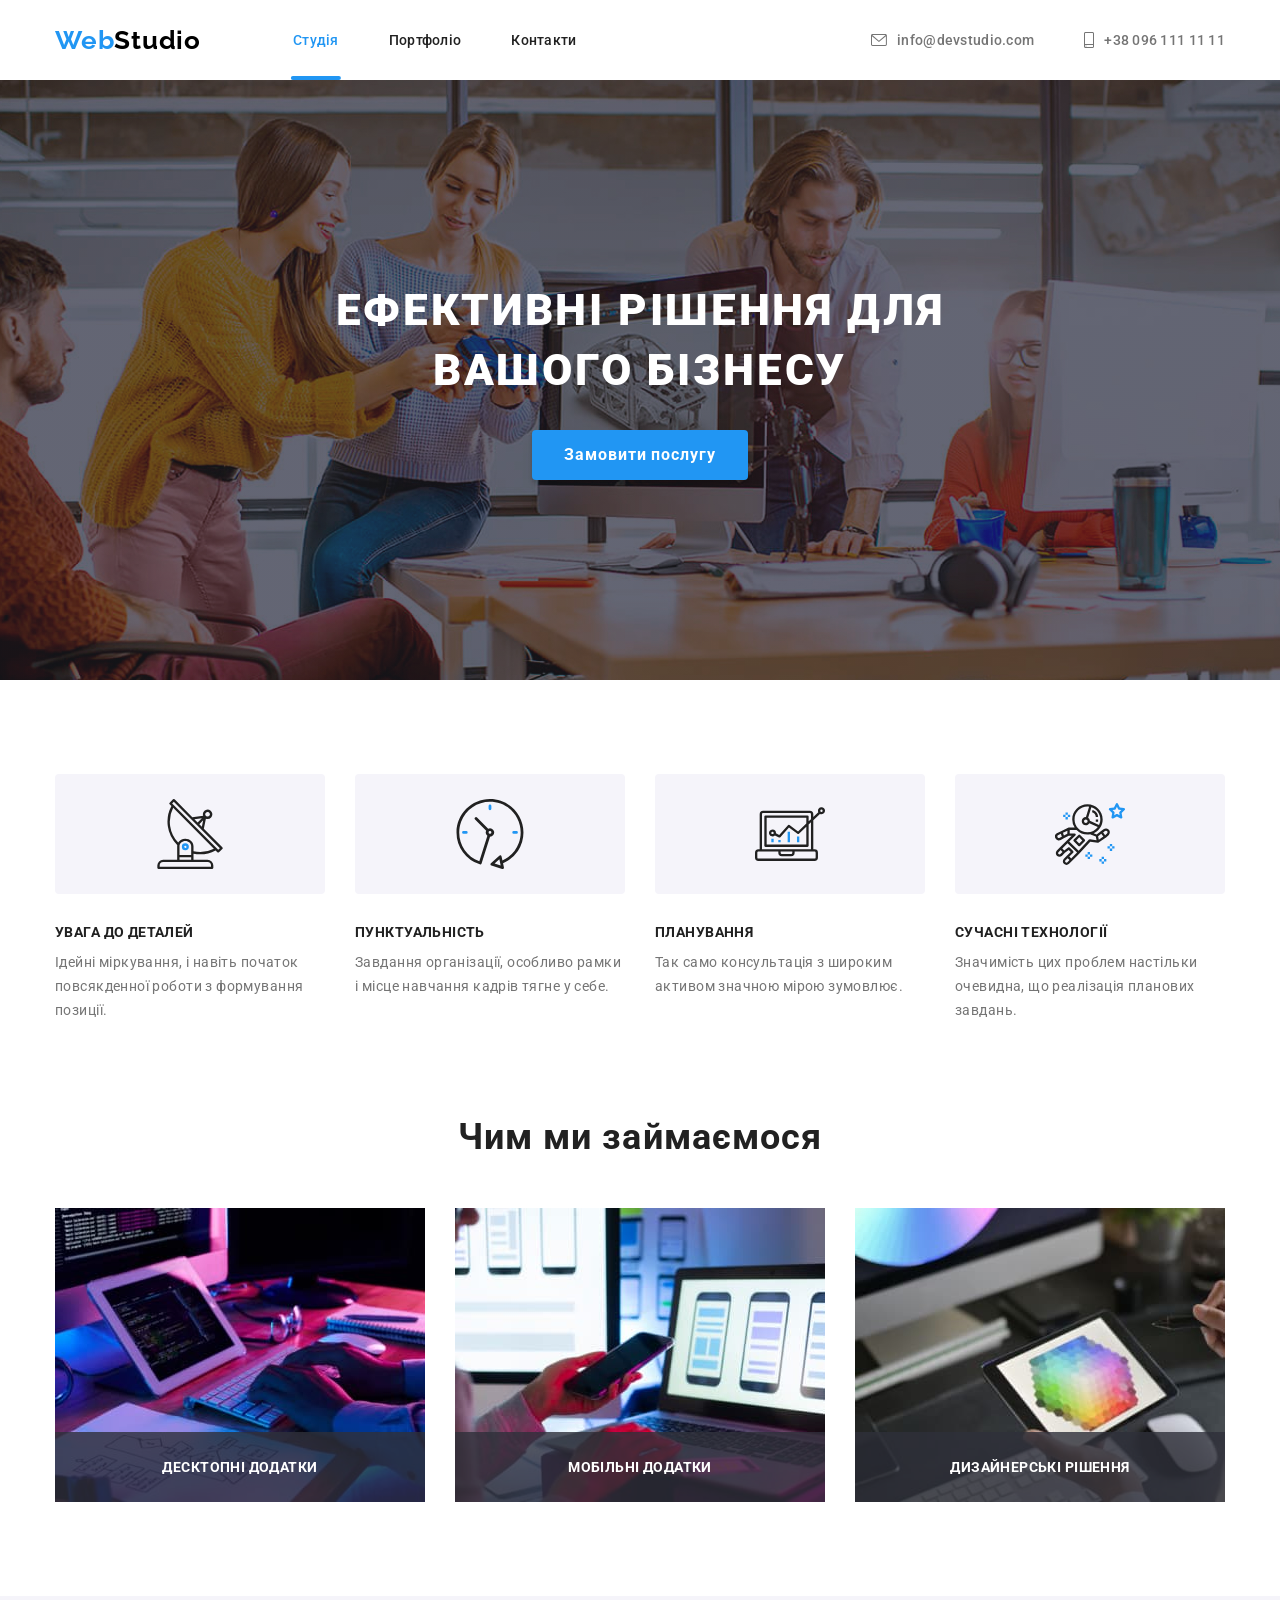
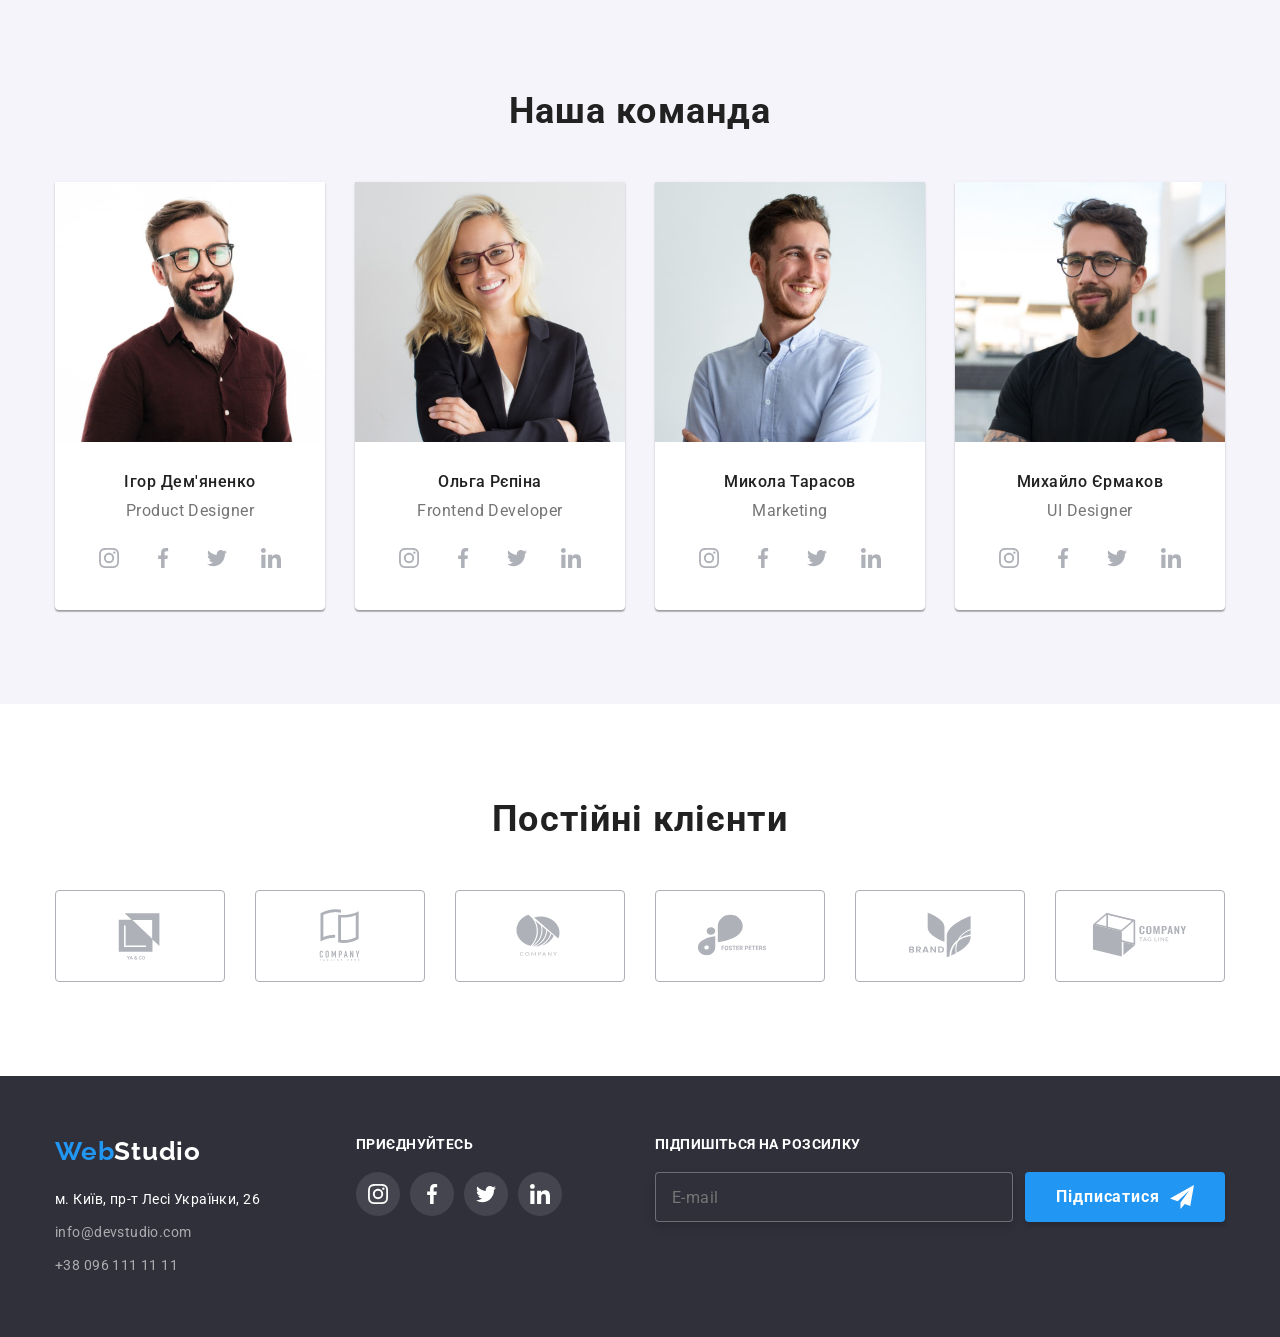
<file: index.html>
<!DOCTYPE html>
<html lang="uk">
  <head>
    <meta charset="UTF-8" />
    <meta http-equiv="X-UA-Compatible" content="IE=edge" />
    <meta name="viewport" content="width=device-width, initial-scale=1.0" />
    <link
      href="https://fonts.googleapis.com/css2?family=Raleway:wght@700&family=Roboto:wght@400;500;700;900&display=swap"
      rel="stylesheet"
    />
    <title>WebStudio</title>
    <link
      rel="stylesheet"
      href="https://cdnjs.cloudflare.com/ajax/libs/modern-normalize/1.1.0/modern-normalize.min.css"
      integrity="sha512-wpPYUAdjBVSE4KJnH1VR1HeZfpl1ub8YT/NKx4PuQ5NmX2tKuGu6U/JRp5y+Y8XG2tV+wKQpNHVUX03MfMFn9Q=="
      crossorigin="anonymous"
      referrerpolicy="no-referrer"
    />
    <link rel="stylesheet" href="./css/styles.css" />
  </head>
  <body>
    <header class="header">
      <a href="./index.html" class="logotop"><span class="logotopblue">Web</span>Studio</a>
      <nav>
        <ul class="navigation">
          <li class="navigation-item">
            <a href="./index.html" class="navigation-link current-page">Студія</a>
          </li>
          <li class="navigation-item">
            <a href="./portfolio.html" class="navigation-link">Портфоліо</a>
          </li>
          <li class="navigation-item"><a href="" class="navigation-link">Контакти</a></li>
        </ul>
      </nav>
      <ul class="contact-top">
        <li class="contact-top-item">
          <a href="mailto:info@devstudio.com" class="infotop">
            <svg class="contact_header_icon" width="16" height="12">
              <use href="./images/icons_sprite.svg#icon-envelope"></use>
            </svg>
            info@devstudio.com</a
          >
        </li>
        <li class="contact-top-item">
          <a href="tel:+380961111111" class="infotop">
            <svg class="contact_header_icon" width="10" height="16">
              <use href="./images/icons_sprite.svg#icon-smartphone"></use>
            </svg>
            +38 096 111 11 11</a
          >
        </li>
      </ul>
    </header>
    <main>
      <section class="hero">
        <div class="container">
          <h1 class="hero-header">Ефективні рішення для вашого бізнесу</h1>
          <button type="button" class="hero-button" data-modal-open>Замовити послугу</button>
        </div>
      </section>
      <!--Наші переваги-->
      <section class="section">
        <div class="container">
          <ul class="advantages-list">
            <li class="item">
              <div class="advantages_image">
                <svg class="advantages_icon" width="70" height="70">
                  <use href="./images/icons_sprite.svg#icon-antenna"></use>
                </svg>
              </div>
              <h3 class="advantages-header">УВАГА ДО ДЕТАЛЕЙ</h3>
              <p class="advantages-text">
                Ідейні міркування, і навіть початок повсякденної роботи з формування позиції.
              </p>
            </li>
            <li class="item">
              <div class="advantages_image">
                <svg class="advantages_icon" width="70" height="70">
                  <use href="./images/icons_sprite.svg#icon-clock"></use>
                </svg>
              </div>
              <h3 class="advantages-header">ПУНКТУАЛЬНІСТЬ</h3>
              <p class="advantages-text">
                Завдання організації, особливо рамки і місце навчання кадрів тягне у себе.
              </p>
            </li>
            <li class="item">
              <div class="advantages_image">
                <svg class="advantages_icon" width="70" height="70">
                  <use href="./images/icons_sprite.svg#icon-diagram"></use>
                </svg>
              </div>
              <h3 class="advantages-header">ПЛАНУВАННЯ</h3>
              <p class="advantages-text">
                Так само консультація з широким активом значною мірою зумовлює.
              </p>
            </li>
            <li class="item">
              <div class="advantages_image">
                <svg class="advantages_icon" width="70" height="70">
                  <use href="./images/icons_sprite.svg#icon_astronaut"></use>
                </svg>
              </div>
              <h3 class="advantages-header">СУЧАСНІ ТЕХНОЛОГІЇ</h3>
              <p class="advantages-text">
                Значимість цих проблем настільки очевидна, що реалізація планових завдань.
              </p>
            </li>
          </ul>
        </div>
      </section>
      <!--Чим ми займаємося-->
      <section class="section">
        <div class="container">
          <h2 class="skills-header">Чим ми займаємося</h2>
          <ul class="skills-list">
            <li class="item">
              <div class="skills-overlay">
                <img
                  src="./images/img_analist.jpg"
                  alt="Чіткій розбір технічного завдання"
                  width="370"
                />
                <div class="skills-overlay-text-container">
                  <p class="skills-overlay-text">Десктопні додатки</p>
                </div>
              </div>
            </li>
            <li class="item">
              <div class="skills-overlay">
                <img src="./images/img_crossplatform.jpg" alt="Кросплатформа" width="370" />
                <div class="skills-overlay-text-container">
                  <p class="skills-overlay-text">Мобільні додатки</p>
                </div>
              </div>
            </li>
            <li class="item">
              <div class="skills-overlay">
                <img src="./images/img_ourcolors.jpg" alt="Палітра кольорів" width="370" />
                <div class="skills-overlay-text-container">
                  <p class="skills-overlay-text">Дизайнерські рішення</p>
                </div>
              </div>
            </li>
          </ul>
        </div>
      </section>
      <!--Наша команда-->
      <section class="command">
        <div class="container">
          <h2 class="command-header">Наша команда</h2>
          <ul class="command-list">
            <li class="command-list-item">
              <img
                src="./images/img_igor.jpg"
                alt="Product Designer - Ігор Дем'яненко"
                width="270"
                class="command-images"
              />
              <div class="member">
                <h3 class="member-header">Ігор Дем'яненко</h3>
                <p class="member-description">Product Designer</p>
                <ul class="social_icons_list">
                  <li class="social_icons_item">
                    <a
                      href="https://www.instagram.com/"
                      class="social-link"
                      target="_blank"
                      rel="noprener noreferrer"
                      aria-label="Instagram icon"
                    >
                      <svg class="social-icon" weight="20" height="20">
                        <use href="./images/icons_sprite.svg#icon-instagram"></use>
                      </svg>
                    </a>
                  </li>
                  <li class="social_icons_item">
                    <a
                      href="https://www.facebook.com/"
                      class="social-link"
                      target="_blank"
                      rel="noprener noreferrer"
                      aria-label="Facebook icon"
                    >
                      <svg class="social-icon" weight="20" height="20">
                        <use href="./images/icons_sprite.svg#icon-facebook"></use>
                      </svg>
                    </a>
                  </li>
                  <li class="social_icons_item">
                    <a
                      href="https://twitter.com/"
                      class="social-link"
                      target="_blank"
                      rel="noprener noreferrer"
                      aria-label="Twitter icon"
                    >
                      <svg class="social-icon" weight="20" height="20">
                        <use href="./images/icons_sprite.svg#icon-twitter"></use>
                      </svg>
                    </a>
                  </li>
                  <li class="social_icons_item">
                    <a
                      href="https://www.linkedin.com/"
                      class="social-link"
                      target="_blank"
                      rel="noprener noreferrer"
                      aria-label="LinkedIn icon"
                    >
                      <svg class="social-icon" weight="20" height="20">
                        <use href="./images/icons_sprite.svg#icon-linkedin"></use>
                      </svg>
                    </a>
                  </li>
                </ul>
              </div>
            </li>
            <li class="command-list-item">
              <img
                src="./images/img_olga.jpg"
                alt="Ольга Рєпіна - Frontend Developer"
                width="270"
                class="command-images"
              />
              <div class="member">
                <h3 class="member-header">Ольга Рєпіна</h3>
                <p class="member-description">Frontend Developer</p>
                <ul class="social_icons_list">
                  <li class="social_icons_item">
                    <a
                      href="https://www.instagram.com/"
                      class="social-link"
                      target="_blank"
                      rel="noprener noreferrer"
                      aria-label="Instagram icon"
                    >
                      <svg class="social-icon" weight="20" height="20">
                        <use href="./images/icons_sprite.svg#icon-instagram"></use>
                      </svg>
                    </a>
                  </li>
                  <li class="social_icons_item">
                    <a
                      href="https://www.facebook.com/"
                      class="social-link"
                      target="_blank"
                      rel="noprener noreferrer"
                      aria-label="Facebook icon"
                    >
                      <svg class="social-icon" weight="20" height="20">
                        <use href="./images/icons_sprite.svg#icon-facebook"></use>
                      </svg>
                    </a>
                  </li>
                  <li class="social_icons_item">
                    <a
                      href="https://twitter.com/"
                      class="social-link"
                      target="_blank"
                      rel="noprener noreferrer"
                      aria-label="Twitter icon"
                    >
                      <svg class="social-icon" weight="20" height="20">
                        <use href="./images/icons_sprite.svg#icon-twitter"></use>
                      </svg>
                    </a>
                  </li>
                  <li class="social_icons_item">
                    <a
                      href="https://www.linkedin.com/"
                      class="social-link"
                      target="_blank"
                      rel="noprener noreferrer"
                      aria-label="LinkedIn icon"
                    >
                      <svg class="social-icon" weight="20" height="20">
                        <use href="./images/icons_sprite.svg#icon-linkedin"></use>
                      </svg>
                    </a>
                  </li>
                </ul>
              </div>
            </li>
            <li class="command-list-item">
              <img
                src="./images/img_mykola.jpg"
                alt="Микола Тарасов-Marketing"
                width="270"
                class="command-images"
              />
              <div class="member">
                <h3 class="member-header">Микола Тарасов</h3>
                <p class="member-description">Marketing</p>
                <ul class="social_icons_list">
                  <li class="social_icons_item">
                    <a
                      href="https://www.instagram.com/"
                      class="social-link"
                      target="_blank"
                      rel="noprener noreferrer"
                      aria-label="Instagram icon"
                    >
                      <svg class="social-icon" weight="20" height="20">
                        <use href="./images/icons_sprite.svg#icon-instagram"></use>
                      </svg>
                    </a>
                  </li>
                  <li class="social_icons_item">
                    <a
                      href="https://www.facebook.com/"
                      class="social-link"
                      target="_blank"
                      rel="noprener noreferrer"
                      aria-label="Facebook icon"
                    >
                      <svg class="social-icon" weight="20" height="20">
                        <use href="./images/icons_sprite.svg#icon-facebook"></use>
                      </svg>
                    </a>
                  </li>
                  <li class="social_icons_item">
                    <a
                      href="https://twitter.com/"
                      class="social-link"
                      target="_blank"
                      rel="noprener noreferrer"
                      aria-label="Twitter icon"
                    >
                      <svg class="social-icon" weight="20" height="20">
                        <use href="./images/icons_sprite.svg#icon-twitter"></use>
                      </svg>
                    </a>
                  </li>
                  <li class="social_icons_item">
                    <a
                      href="https://www.linkedin.com/"
                      class="social-link"
                      target="_blank"
                      rel="noprener noreferrer"
                      aria-label="LinkedIn icon"
                    >
                      <svg class="social-icon" weight="20" height="20">
                        <use href="./images/icons_sprite.svg#icon-linkedin"></use>
                      </svg>
                    </a>
                  </li>
                </ul>
              </div>
            </li>
            <li class="command-list-item">
              <img
                src="./images/img_misha.jpg"
                alt="Михайло Єрмаков-UI Designer"
                width="270"
                class="command-images"
              />
              <div class="member">
                <h3 class="member-header">Михайло Єрмаков</h3>
                <p class="member-description">UI Designer</p>
                <ul class="social_icons_list">
                  <li class="social_icons_item">
                    <a
                      href="https://www.instagram.com/"
                      class="social-link"
                      target="_blank"
                      rel="noprener noreferrer"
                      aria-label="Instagram icon"
                    >
                      <svg class="social-icon" weight="20" height="20">
                        <use href="./images/icons_sprite.svg#icon-instagram"></use>
                      </svg>
                    </a>
                  </li>
                  <li class="social_icons_item">
                    <a
                      href="https://www.facebook.com/"
                      class="social-link"
                      target="_blank"
                      rel="noprener noreferrer"
                      aria-label="Facebook icon"
                    >
                      <svg class="social-icon" weight="20" height="20">
                        <use href="./images/icons_sprite.svg#icon-facebook"></use>
                      </svg>
                    </a>
                  </li>
                  <li class="social_icons_item">
                    <a
                      href="https://twitter.com/"
                      class="social-link"
                      target="_blank"
                      rel="noprener noreferrer"
                      aria-label="Twitter icon"
                    >
                      <svg class="social-icon" weight="20" height="20">
                        <use href="./images/icons_sprite.svg#icon-twitter"></use>
                      </svg>
                    </a>
                  </li>
                  <li class="social_icons_item">
                    <a
                      href="https://www.linkedin.com/"
                      class="social-link"
                      target="_blank"
                      rel="noprener noreferrer"
                      aria-label="LinkedIn icon"
                    >
                      <svg class="social-icon" weight="20" height="20">
                        <use href="./images/icons_sprite.svg#icon-linkedin"></use>
                      </svg>
                    </a>
                  </li>
                </ul>
              </div>
            </li>
          </ul>
        </div>
      </section>
      <!--Постійні клієнти-->
      <section class="section">
        <div class="container">
          <h2 class="command-header">Постійні клієнти</h2>
          <ul class="company-list">
            <li class="company-list-item">
              <a href="" class="company-link">
                <svg class="company-icon" width="106" height="60">
                  <use href="./images/icons_sprite.svg#icon-logo_first_client"></use>
                </svg>
              </a>
            </li>
            <li class="company-list-item">
              <a href="" class="company-link">
                <svg class="company-icon" width="106" height="60">
                  <use href="./images/icons_sprite.svg#icon-logo_second_client"></use>
                </svg>
              </a>
            </li>
            <li class="company-list-item">
              <a href="" class="company-link">
                <svg class="company-icon" width="106" height="60">
                  <use href="./images/icons_sprite.svg#icon-logo_third_client"></use>
                </svg>
              </a>
            </li>
            <li class="company-list-item">
              <a href="" class="company-link">
                <svg class="company-icon" width="106" height="60">
                  <use href="./images/icons_sprite.svg#icon-logo_fourth_client"></use>
                </svg>
              </a>
            </li>
            <li class="company-list-item">
              <a href="" class="company-link">
                <svg class="company-icon" width="106" height="60">
                  <use href="./images/icons_sprite.svg#icon-logo_fifth_client"></use>
                </svg>
              </a>
            </li>
            <li class="company-list-item">
              <a href="" class="company-link">
                <svg class="company-icon" width="106" height="60">
                  <use href="./images/icons_sprite.svg#icon-logo_sixth_client"></use>
                </svg>
              </a>
            </li>
          </ul>
        </div>
      </section>
    </main>
    <footer class="footer">
      <div class="container">
        <div class="footer-info">
          <div class="adress-block">
            <a href="./index.html" class="logo-bottom">
              <span class="logotopblue">Web</span>Studio
            </a>
            <address>
              <p class="address-text">м. Київ, пр-т Лесі Українки, 26</p>
              <a href="mailto:info@devstudio.com" class="address-contact">info@devstudio.com</a>
              <a href="tel:+380961111111" class="address-contact">+38 096 111 11 11</a>
            </address>
          </div>
          <div class="footer-socials">
            <h3 class="socials-footer-header">приєднуйтесь</h3>
            <ul class="socials-bottom-icon">
              <li class="social_icons_item">
                <a
                  href="https://www.instagram.com/"
                  class="bottom-social-link"
                  target="_blank"
                  rel="noprener noreferrer"
                  aria-label="Instagram icon"
                >
                  <svg class="social-icon-buttom" weight="20" height="20">
                    <use href="./images/icons_sprite.svg#icon-instagram"></use>
                  </svg>
                </a>
              </li>
              <li class="social_icons_item">
                <a
                  href="https://www.facebook.com/"
                  class="bottom-social-link"
                  target="_blank"
                  rel="noprener noreferrer"
                  aria-label="Instagram icon"
                >
                  <svg class="social-icon-buttom" weight="20" height="20">
                    <use href="./images/icons_sprite.svg#icon-facebook"></use>
                  </svg>
                </a>
              </li>
              <li class="social_icons_item">
                <a
                  href="https://twitter.com/"
                  class="bottom-social-link"
                  target="_blank"
                  rel="noprener noreferrer"
                  aria-label="Instagram icon"
                >
                  <svg class="social-icon-buttom" weight="20" height="20">
                    <use href="./images/icons_sprite.svg#icon-twitter"></use>
                  </svg>
                </a>
              </li>
              <li class="social_icons_item">
                <a
                  href="https://www.linkedin.com/"
                  class="bottom-social-link"
                  target="_blank"
                  rel="noprener noreferrer"
                  aria-label="Instagram icon"
                >
                  <svg class="social-icon-buttom" weight="20" height="20">
                    <use href="./images/icons_sprite.svg#icon-linkedin"></use>
                  </svg>
                </a>
              </li>
            </ul>
          </div>
          <div class="mailing">
            <h3 class="mailing__header">Підпишіться на розсилку</h3>
            <form name="mailing_requiered" autocomplete="on" class="mailing__form">
              <label for="mailing">
                <input
                  type="email"
                  name="mailing__input"
                  class="mailing__input"
                  placeholder="E-mail"
                  id="mailing__form"
                />
              </label>
              <button type="submit" class="mailing__button">
                Підписатися
                <svg class="mailing_icon" width="24" height="24">
                  <use href="./images/icons_sprite.svg#icon-send-mailing"></use>
                </svg>
              </button>
            </form>
          </div>
        </div>
      </div>
    </footer>
    <!--Modal window-->
    <div class="backdrop is-hidden" data-modal>
      <div class="modal">
        <button class="modal-btn" data-modal-close>
          <svg class="modal-icon" width="18" height="18">
            <use href="./images/icons_sprite.svg#icon-close"></use>
          </svg>
        </button>
        <p class="modal__header">Залиште свої дані, ми вам передзвонимо</p>
        <form class="modal_form" name="modal_form">
          <div class="modal__form-group" role="group">
            <label class="modal-form-label" for="name">Ім'я</label>
            <div class="modal-form-wrapper">
              <input class="modal-form-field" type="text" name="name" id="name" required />
              <svg class="icon__form" width="18" height="18">
                <use href="./images/icons_sprite.svg#icon-person-black"></use>
              </svg>
            </div>
            <label class="modal-form-label" for="tel">Телефон</label>
            <div class="modal-form-wrapper">
              <input class="modal-form-field" type="tel" name="tel" id="tel" required />
              <svg class="icon__form" width="18" height="18">
                <use href="./images/icons_sprite.svg#icon-phone-black"></use>
              </svg>
            </div>
            <label class="modal-form-label" for="email">Пошта</label>
            <div class="modal-form-wrapper">
              <input class="modal-form-field" type="email" name="email" id="email" required />
              <svg class="icon__form" width="18" height="18">
                <use href="./images/icons_sprite.svg#icon-email-black"></use>
              </svg>
            </div>
            <label class="modal-form-label" for="user-message">Коментар</label>
            <textarea
              class="modal-form-message"
              name="user-message"
              id="user-message"
              rows="5"
              placeholder="Введіть текст"
            ></textarea>
          </div>
          <div class="agreement" role="group">
            <input
              class="modal-form-checkbox visually-hidden"
              type="checkbox"
              id="user-agreement"
              required
            />
            <label class="modal-form-agreement-text" for="user-agreement">
              <svg class="agreement__icon" width="16" height="15">
                <use class="check" href="./images/icons_sprite.svg#icon-check"></use>
                <use class="uncheck" href="./images/icons_sprite.svg#icon-uncheck"></use>
              </svg>
              Погоджуюся з розсилкою та приймаю<a class="agreement__link" href="">Умови договору</a>
            </label>
          </div>
          <button class="modal-form-btn" type="submit">Відправити</button>
        </form>
      </div>
    </div>
    <!--scripts-->
    <script src="./js/modal.js"></script>
  </body>
</html>
</file>
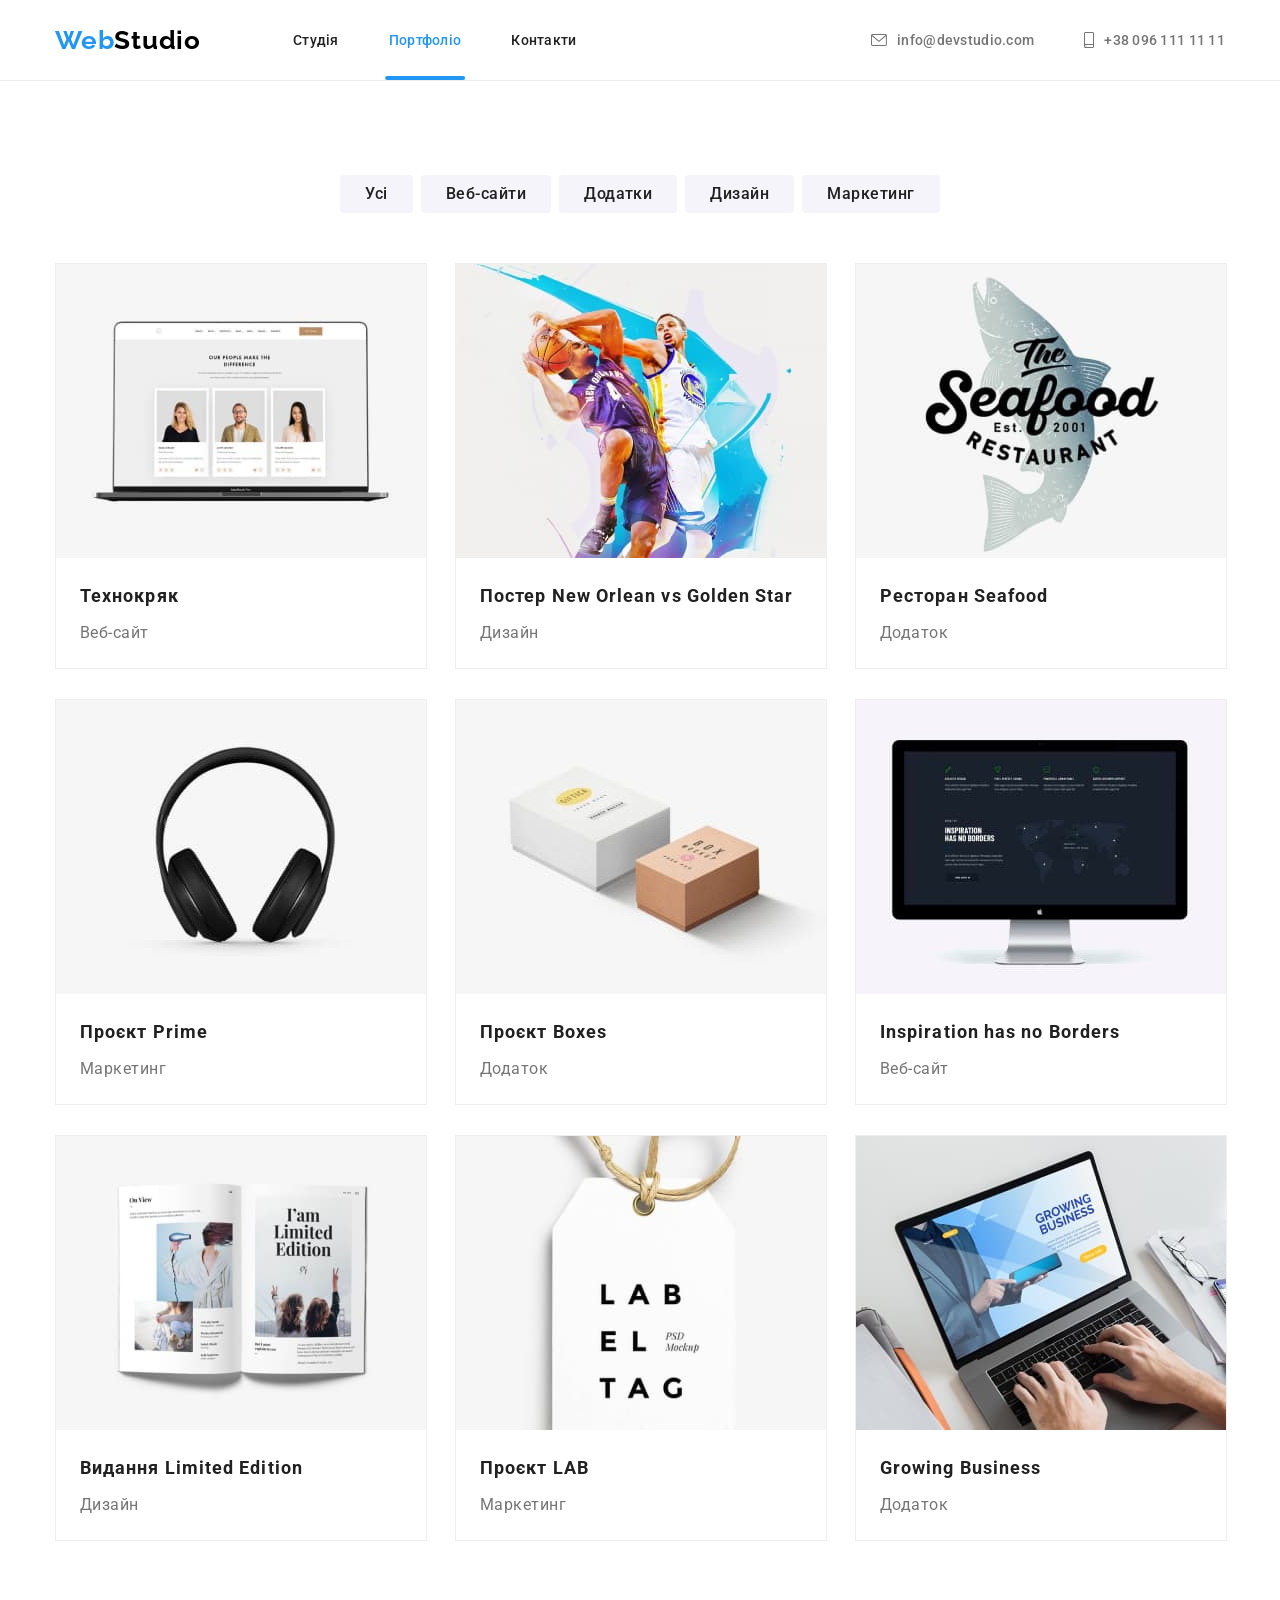
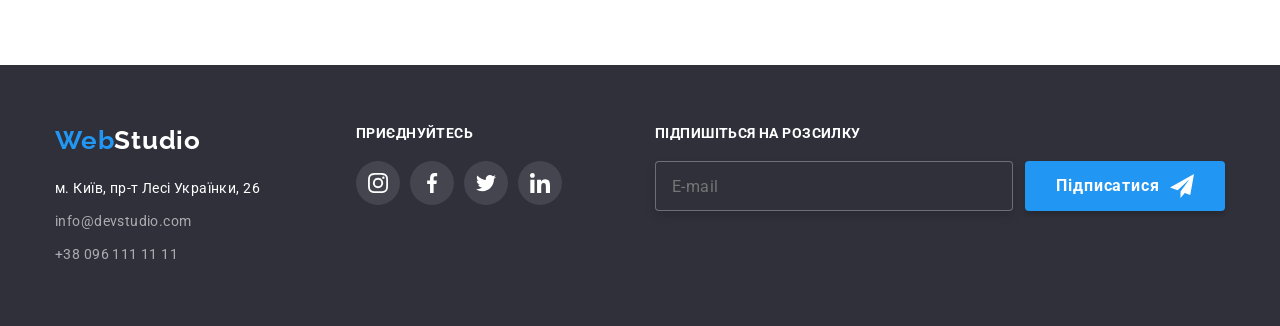
<file: portfolio.html>
<!DOCTYPE html>
<html lang="uk">
  <head>
    <meta charset="UTF-8" />
    <meta http-equiv="X-UA-Compatible" content="IE=edge" />
    <meta name="viewport" content="width=device-width, initial-scale=1.0" />
    <link
      href="https://fonts.googleapis.com/css2?family=Raleway:wght@700&family=Roboto:wght@400;500;700;900&display=swap"
      rel="stylesheet"
    />
    <title>Портфоліо</title>
    <link
      rel="stylesheet"
      href="https://cdnjs.cloudflare.com/ajax/libs/modern-normalize/1.1.0/modern-normalize.min.css"
      integrity="sha512-wpPYUAdjBVSE4KJnH1VR1HeZfpl1ub8YT/NKx4PuQ5NmX2tKuGu6U/JRp5y+Y8XG2tV+wKQpNHVUX03MfMFn9Q=="
      crossorigin="anonymous"
      referrerpolicy="no-referrer"
    />
    <link rel="stylesheet" href="./css/styles.css" />
  </head>
  <body>
    <div class="header-container">
      <header class="header">
        <a href="./index.html" class="logotop"><span class="logotopblue">Web</span>Studio</a>
        <nav>
          <ul class="navigation">
            <li class="navigation-item"><a href="./index.html" class="navigation-link">Студія</a></li>
            <li class="navigation-item">
              <a href="./portfolio.html" class="navigation-link current-page">Портфоліо</a>
            </li>
            <li class="navigation-item"><a href="" class="navigation-link">Контакти</a></li>
          </ul>
        </nav>
        <ul class="contact-top">
          <li class="contact-top-item">
            <a href="mailto:info@devstudio.com" class="infotop">
              <svg class="contact_header_icon" width="16" height="12">
                <use href="./images/icons_sprite.svg#icon-envelope"></use>
              </svg>
              info@devstudio.com</a
            >
          </li>
          <li class="contact-top-item">
            <a href="tel:+380961111111" class="infotop">
              <svg class="contact_header_icon" width="10" height="16">
                <use href="./images/icons_sprite.svg#icon-smartphone"></use>
              </svg>
              +38 096 111 11 11</a
            >
          </li>
        </ul>
      </header>
    </div>
    <main>
      <section class="section">
        <div class="container">
          <ul class="filter-list">
            <li class="item"><button type="button" class="filter-list-button">Усі</button></li>
            <li class="item">
              <button type="button" class="filter-list-button">Веб-сайти</button>
            </li>
            <li class="item"><button type="button" class="filter-list-button">Додатки</button></li>
            <li class="item"><button type="button" class="filter-list-button">Дизайн</button></li>
            <li class="item">
              <button type="button" class="filter-list-button">Маркетинг</button>
            </li>
          </ul>
          <ul class="project-list">
            <li class="project-list-item">
              <a href="" class="project-list-link">
                <div class="project-thumb">
                  <img
                    src="./images/portfolio-photo/tehnokryak.jpg"
                    alt="Проект Технокряк"
                    class="img-project"
                    width="370"
                  />

                  <div class="project-overlay">
                    <p class="project-overlay-text">
                      Ресурс пропонує комплексні пропозиції з різним рівнем функціоналу та сервісів. 
                      Все це дозволить відвідувачу отримати вичерпні відомості про компанію чи приватну особу.
                    </p>
                  </div>
                </div>
                
                <div class="project-info">
                  <h2 class="project-list-header">Технокряк</h2>
                  <p class="project-list-text">Веб-сайт</p>
                </div>
              </a>
            </li>
            <li class="project-list-item">
              <a href="" class="project-list-link">
                <img
                  src="./images/portfolio-photo/poster.jpg"
                  alt="Постер New Orlean vs Golden Star"
                  width="370"
                />
                <div class="project-info">
                  <h2 class="project-list-header">Постер New Orlean vs Golden Star</h2>
                  <p class="project-list-text">Дизайн</p>
                </div>
              </a>
            </li>
            <li class="project-list-item">
              <a href="" class="project-list-link">
                <img
                  src="./images/portfolio-photo/seafood.jpg"
                  alt="Ресторан Seafood"
                  width="370"
                />
                <div class="project-info">
                  <h2 class="project-list-header">Ресторан Seafood</h2>
                  <p class="project-list-text">Додаток</p>
                </div>
              </a>
            </li>
            <li class="project-list-item">
              <a href="" class="project-list-link">
                <img src="./images/portfolio-photo/headphones.jpg" alt="Проєкт Prime" width="370" />
                <div class="project-info">
                  <h2 class="project-list-header">Проєкт Prime</h2>
                  <p class="project-list-text">Маркетинг</p>
                </div>
              </a>
            </li>
            <li class="project-list-item">
              <a href="" class="project-list-link">
                <img src="./images/portfolio-photo/boxes.jpg" alt="Проєкт Boxes" width="370" />
                <div class="project-info">
                  <h2 class="project-list-header">Проєкт Boxes</h2>
                  <p class="project-list-text">Додаток</p>
                </div>
              </a>
            </li>
            <li class="project-list-item">
              <a href="" class="project-list-link">
                <img
                  src="./images/portfolio-photo/Inspiration-has-no-Borders.jpg"
                  alt="Inspiration has no Borders"
                  width="370"
                />
                <div class="project-info">
                  <h2 class="project-list-header">Inspiration has no Borders</h2>
                  <p class="project-list-text">Веб-сайт</p>
                </div>
              </a>
            </li>
            <li class="project-list-item">
              <a href="" class="project-list-link">
                <img
                  src="./images/portfolio-photo/vydannia-limited-edition.jpg"
                  alt="Видання Limited Edition"
                  width="370"
                />
                <div class="project-info">
                  <h2 class="project-list-header">Видання Limited Edition</h2>
                  <p class="project-list-text">Дизайн</p>
                </div>
              </a>
            </li>
            <li class="project-list-item">
              <a href="" class="project-list-link">
                <img src="./images/portfolio-photo/project-lab.jpg" alt="Проєкт LAB" width="370" />
                <div class="project-info">
                  <h2 class="project-list-header">Проєкт LAB</h2>
                  <p class="project-list-text">Маркетинг</p>
                </div>
              </a>
            </li>
            <li class="project-list-item">
              <a href="" class="project-list-link">
                <img
                  src="./images/portfolio-photo/growing-business.jpg"
                  alt="Growing Business"
                  width="370"
                />
                <div class="project-info">
                  <h2 class="project-list-header">Growing Business</h2>
                  <p class="project-list-text">Додаток</p>
                </div>
              </a>
            </li>
          </ul>
        </div>
      </section>
    </main>
    <footer class="footer">
      <div class="container">
        <div class="footer-info">
          <div class="adress-block">
            <a href="./index.html" class="logo-bottom">
              <span class="logotopblue">Web</span>Studio
            </a>
            <address>
              <p class="address-text">м. Київ, пр-т Лесі Українки, 26</p>
              <a href="mailto:info@devstudio.com" class="address-contact">info@devstudio.com</a>
              <a href="tel:+380961111111" class="address-contact">+38 096 111 11 11</a>
            </address>
          </div>
          <div class="footer-socials">
            <h3 class="socials-footer-header">приєднуйтесь</h3>
            <ul class="socials-bottom-icon">
              <li class="social_icons_item">
                <a
                  href="https://www.instagram.com/"
                  class="bottom-social-link"
                  target="_blank"
                  rel="noprener noreferrer"
                  aria-label="Instagram icon"
                >
                  <svg class="social-icon-buttom" weight="20" height="20">
                    <use href="./images/icons_sprite.svg#icon-instagram"></use>
                  </svg>
                </a>
              </li>
              <li class="social_icons_item">
                <a
                  href="https://www.facebook.com/"
                  class="bottom-social-link"
                  target="_blank"
                  rel="noprener noreferrer"
                  aria-label="Instagram icon"
                >
                  <svg class="social-icon-buttom" weight="20" height="20">
                    <use href="./images/icons_sprite.svg#icon-facebook"></use>
                  </svg>
                </a>
              </li>
              <li class="social_icons_item">
                <a
                  href="https://twitter.com/"
                  class="bottom-social-link"
                  target="_blank"
                  rel="noprener noreferrer"
                  aria-label="Instagram icon"
                >
                  <svg class="social-icon-buttom" weight="20" height="20">
                    <use href="./images/icons_sprite.svg#icon-twitter"></use>
                  </svg>
                </a>
              </li>
              <li class="social_icons_item">
                <a
                  href="https://www.linkedin.com/"
                  class="bottom-social-link"
                  target="_blank"
                  rel="noprener noreferrer"
                  aria-label="Instagram icon"
                >
                  <svg class="social-icon-buttom" weight="20" height="20">
                    <use href="./images/icons_sprite.svg#icon-linkedin"></use>
                  </svg>
                </a>
              </li>
            </ul>
          </div>
          <div class="mailing">
            <h3 class="mailing__header">Підпишіться на розсилку</h3>
            <form name="mailing_requiered" autocomplete="on" class="mailing__form">
              <label for="mailing">
                <input
                  type="email"
                  name="mailing__input"
                  class="mailing__input"
                  placeholder="E-mail"
                  id="mailing__form"
                />
              </label>
              <button type="submit" class="mailing__button">
                Підписатися
                <svg class="mailing_icon" width="24" height="24">
                  <use href="./images/icons_sprite.svg#icon-send-mailing"></use>
                </svg>
              </button>
            </form>
          </div>
        </div>
      </div>
    </footer>
  </body>
</html>
</file>
<file: css/styles.css>
:root {
  --text-color: #212121;
  --bgcolor: #fff;
  --active-color: #2196f3;
  --bgcolor-foter-top: #2f303a;
}

body {
  font-family: 'Roboto';
  background: var(--bgcolor);
  color: var(--text-color);
}

/* Reset tags */
h1,
h2,
h3,
h4,
h5,
h6,
p {
  margin: 0;
}

ul {
  list-style: none;
  margin: 0;
  padding: 0;
}

img {
  display: block;
}

/* end reset tags */

/* defult styles */
.container {
  width: 1200px;
  padding-left: 15px;
  padding-right: 15px;
  margin-left: auto;
  margin-right: auto;
}
.section {
  padding-top: 94px;
  padding-bottom: 94px;
}
.section + .section {
  padding-top: 0;
}

/* header*/

.header-container {
  border-bottom: 1px solid #ececec;
}
.header {
  display: flex;
  align-items: center;
  width: 1200px;
  padding-left: 15px;
  padding-right: 15px;
  margin-left: auto;
  margin-right: auto;
  /* border-bottom: 1px solid #ececec; */
}
.logotop {
  margin-right: 92px;
  font-family: 'Raleway';
  font-style: normal;
  font-weight: 700;
  font-size: 26px;
  line-height: calc(31 / 26);
  letter-spacing: 0.03em;
  color: #000000;
  text-decoration: none;
}

.logotopblue {
  color: var(--active-color);
}

.navigation {
  display: flex;
  list-style-type: none;
}

.navigation-item {
  margin-right: 50px;
}

.navigation-item:last-child {
  margin-right: 0px;
}

.navigation-link {
  display: block;
  position: relative;
  padding-top: 32px;
  padding-bottom: 32px;
  font-weight: 500;
  font-size: 14px;
  line-height: calc(16 / 14);
  letter-spacing: 0.02em;
  text-decoration: none;

  color: var(--text-color);

  transition-property: color;
  transition-duration: 250ms;
  animation-timing-function: cubic-bezier(0.4, 0, 0.2, 1);
}

.navigation-link:hover,
.navigation-link:focus {
  color: var(--active-color);
}

.navigation-link::after {
  content: '';
  position: absolute;
  left: 50%;
  bottom: 0;

  transform: translateX(-50%);
  display: block;
  width: 110%;
  height: 4px;

  border-radius: 2px;
  background-color: var(--active-color);
  opacity: 0;
  transition-property: opacity;
  transition-duration: 250ms;
  animation-timing-function: cubic-bezier(0.4, 0, 0.2, 1);
}

.navigation-link:hover::after,
.navigation-link:focus::after {
  opacity: 1;
}
.contact-top {
  margin-left: auto;
  display: flex;
}

.contact-top-item + .contact-top-item {
  margin-left: 50px;
}
.infotop {
  display: flex;
  align-items: center;
  padding-top: 32px;
  padding-bottom: 32px;
  font-weight: 500;
  font-size: 14px;
  line-height: calc(16 / 14);
  letter-spacing: 0.02em;
  color: #757575;
  text-decoration: none;
  transition-property: color;
  transition-duration: 250ms;
  animation-timing-function: cubic-bezier(0.4, 0, 0.2, 1);
}

.infotop:last-child {
  margin-right: 0px;
}

.infotop:hover,
.infotop:focus {
  color: var(--active-color);
}

.contact_header_icon {
  margin-right: 10px;
  fill: currentColor;
}
/* end header */

/* main */

/* Hero Section */
.hero {
  max-width: 1600px;
  background-color: var(--bgcolor-foter-top);
  background-image: linear-gradient(rgba(47, 48, 58, 0.4), rgba(47, 48, 58, 0.4)),
    url(../images/background-hero.jpg);
  background-repeat: no-repeat;
  background-position: center;
  padding-top: 200px;
  padding-bottom: 200px;
  text-align: center;
  margin-left: auto;
  margin-right: auto;
}
.hero-header {
  font-weight: 900;
  font-size: 44px;
  line-height: calc(60 / 44);
  letter-spacing: 0.06em;
  text-transform: uppercase;
  color: #ffffff;

  margin-bottom: 30px;
  margin-left: auto;
  margin-right: auto;
  width: 696px;
}
.hero-button {
  background: var(--active-color);
  box-shadow: 0px 4px 4px rgba(0, 0, 0, 0.15);
  border-radius: 4px;
  font-family: 'Roboto';
  font-weight: 700;
  font-size: 16px;
  line-height: calc(30 / 16);
  display: inline-block;
  letter-spacing: 0.06em;
  color: #ffffff;
  border: 0px;
  cursor: pointer;
  padding: 10px 32px;
}

/* advantages */
.advantages-list {
  list-style-type: none;
  display: flex;
}
.advantages-list .item {
  margin-right: 30px;
  width: 270px;
}
.advantages-list .item:last-child {
  margin-right: 0;
}
.advantages_image {
  display: flex;
  height: 120px;
  justify-content: center;
  align-items: center;
  background-color: #f5f4fa;
  margin-bottom: 30px;
  border-radius: 4px;
}

.advantages-header {
  margin-bottom: 10px;
  font-weight: 700;
  font-size: 14px;
  line-height: calc(16 / 14);
  letter-spacing: 0.03em;
  text-transform: uppercase;
}
.advantages-text {
  font-size: 14px;
  line-height: calc(24 / 14);
  letter-spacing: 0.03em;
  color: #757575;
}

/* What we do */
.skills-header {
  margin-bottom: 50px;
  font-weight: 700;
  font-size: 36px;
  line-height: calc(42 / 36);
  text-align: center;
  letter-spacing: 0.03em;
}
.skills-list {
  display: flex;
  list-style-type: none;
}

.skills-list .item {
  margin-right: 30px;
}
.skills-list .item:last-child {
  margin-right: 0;
}

.skills-overlay {
  position: relative;
}
.skills-overlay-text-container {
  background-color: rgba(47, 48, 58, 0.8);
  position: absolute;
  left: 0;
  bottom: 0;
  height: 70px;
  width: 100%;

  display: flex;
  justify-content: center;
  align-items: center;
}

.skills-overlay-text {
  font-weight: 700;
  font-size: 14px;
  line-height: 16px;
  text-align: center;
  letter-spacing: 0.03em;
  text-transform: uppercase;

  color: #ffffff;
}

/*Our command */
.command {
  padding-top: 94px;
  padding-bottom: 94px;

  background: #f5f4fa;
}
.command-header {
  margin-bottom: 50px;

  font-weight: 700;
  font-size: 36px;
  line-height: calc(42 / 36);
  text-align: center;
  letter-spacing: 0.03em;
}
.command-list {
  display: flex;
  list-style-type: none;
}
.command-list-item {
  display: block;
  margin-right: 30px;
  text-align: center;
  background: #ffffff;
  box-shadow: 0px 1px 3px rgba(0, 0, 0, 0.12), 0px 1px 1px rgba(0, 0, 0, 0.14),
    0px 2px 1px rgba(0, 0, 0, 0.2);
  border-radius: 0px 0px 4px 4px;
}

.command-list-item:last-child {
  margin-right: 0;
}
.command-images {
  margin-bottom: 30px;
}

.member {
  margin-left: auto;
  margin-right: auto;
  padding-bottom: 30px;
}
.member-header {
  margin-bottom: 10px;

  font-weight: 500;
  font-size: 16px;
  line-height: calc(19 / 16);
  letter-spacing: 0.03em;
}
.member-description {
  font-size: 16px;
  line-height: calc(19 / 16);
  letter-spacing: 0.03em;
  color: #757575;
  margin-bottom: 16px;
}

.social_icons_list {
  list-style-type: none;
  margin: 0;
  padding: 0;

  display: flex;
  justify-content: center;
  align-items: center;
  gap: 10px;
}

.social-link {
  display: flex;
  justify-content: center;
  align-items: center;
  width: 44px;
  height: 44px;
  border-radius: 50%;
  background-color: #fff;
  align-items: center;
  justify-content: center;

  transition-property: background-color;
  transition-duration: 250ms;
  animation-timing-function: cubic-bezier(0.4, 0, 0.2, 1);
}

.social-icon {
  fill: #afb1b8;
  transition-property: fill;
  transition-duration: 250ms;
  animation-timing-function: cubic-bezier(0.4, 0, 0.2, 1);
}

.social-link:hover,
.social-link:focus {
  background-color: var(--active-color);
}
.social-link:hover .social-icon,
.social-link:focus .social-icon {
  fill: #fff;
}

.company-list {
  list-style-type: none;
  margin: 0;
  padding: 0;

  display: flex;
  justify-content: center;
  align-items: center;
  gap: 30px;
}
.company-list-item {
  width: 170px;
  height: 92px;
}

.company-link {
  display: flex;
  border: 1px solid #afb1b8;
  border-radius: 4px;
  height: 92px;
  justify-content: center;
  align-items: center;
  transition-property: border-color;
  transition-duration: 250ms;
  animation-timing-function: cubic-bezier(0.4, 0, 0.2, 1);
}
.company-icon {
  fill: #afb1b8;
  transition-property: fill;
  transition-duration: 250ms;
  animation-timing-function: cubic-bezier(0.4, 0, 0.2, 1);
}

.company-link:hover,
.company-link:focus {
  border-color: var(--active-color);
}

.company-link:hover .company-icon,
.company-link:focus .company-icon {
  fill: var(--active-color);
}

/* footer */

.footer {
  padding-top: 60px;
  padding-bottom: 60px;
  background: var(--bgcolor-foter-top);
}
.footer-info {
  display: flex;
}

.adress-block {
  margin-right: 70px;
  width: 231px;
}
.logo-bottom {
  display: block;
  margin-bottom: 20px;

  font-family: 'Raleway';
  font-weight: 700;
  font-size: 26px;
  line-height: calc(31 / 26);
  letter-spacing: 0.03em;
  color: #ffffff;

  text-decoration: none;
}
.address-text {
  margin-bottom: 9px;
  font-style: normal;
  font-size: 14px;
  line-height: calc(24 / 14);
  letter-spacing: 0.03em;
  color: #ffffff;
}
.address-contact {
  display: block;
  font-style: normal;
  font-size: 14px;
  line-height: calc(24 / 14);
  letter-spacing: 0.03em;
  color: rgba(255, 255, 255, 0.6);
  text-decoration: none;

  transition-property: color;
  transition-duration: 250ms;
  animation-timing-function: cubic-bezier(0.4, 0, 0.2, 1);
}
.address-contact:not(:last-child) {
  margin-bottom: 9px;
}
.address-contact:hover,
.address-contact:focus {
  color: var(--active-color);
}

.socials-footer-header {
  margin-bottom: 20px;
  font-style: normal;
  font-weight: 700;
  font-size: 14px;
  line-height: calc(16 / 14);
  letter-spacing: 0.03em;
  text-transform: uppercase;
  color: #fff;
}
.socials-bottom-icon {
  display: flex;
  gap: 10px;
}
.bottom-social-link {
  display: flex;
  justify-content: center;
  align-items: center;
  width: 44px;
  height: 44px;
  border-radius: 50%;
  background-color: rgba(255, 255, 255, 0.1);
  align-items: center;
  justify-content: center;

  transition-property: background-color;
  transition-duration: 250ms;
  animation-timing-function: cubic-bezier(0.4, 0, 0.2, 1);
}

.social-icon-buttom {
  fill: #fff;
}

.bottom-social-link:hover,
.bottom-social-link:focus {
  background-color: var(--active-color);
}
.mailing {
  margin-left: 93px;
}

.mailing__header {
  display: block;
  font-style: normal;
  font-weight: 700;
  font-size: 14px;
  line-height: calc(16 / 14);
  letter-spacing: 0.03em;
  text-transform: uppercase;
  color: #fff;
  margin-bottom: 20px;
}

.mailing__form {
  display: flex;
  gap: 12px;
}
.mailing__input {
  background-color: #2f303a;
  width: 358px;
  height: 50px;

  border: 1px solid rgba(255, 255, 255, 0.3);
  filter: drop-shadow(0px 4px 4px rgba(0, 0, 0, 0.15));
  color: rgba(255, 255, 255, 0.6);
  border-radius: 4px;

  font-style: normal;
  font-weight: 400;
  font-size: 16px;
  line-height: 20px;
  letter-spacing: 0.03em;

  padding-top: 15px;
  padding-bottom: 15px;
  padding-left: 16px;
  padding-right: 16px;

  outline: unset;

  transition-property: border-color;
  transition-duration: 250ms;
  animation-timing-function: cubic-bezier(0.4, 0, 0.2, 1);
}

.mailing__input:focus {
  border-color: var(--active-color);
}
.mailing__button {
  height: 50px;
  width: 200px;
  background-color: var(--active-color);
  color: #ffffff;

  display: flex;
  justify-content: center;
  align-items: center;
  gap: 10px;

  border: none;
  cursor: pointer;
  box-shadow: 0px 4px 4px rgba(0, 0, 0, 0.15);
  border-radius: 4px;
  padding: 10px 28px;

  font-family: 'Roboto';
  font-style: normal;
  font-weight: 700;
  font-size: 16px;
  line-height: calc(30 / 16);
  text-align: center;
  letter-spacing: 0.06em;
}
.mailing_icon {
  fill: #fff;
}
.filter-list {
  list-style-type: none;
  display: flex;
  justify-content: center;
  gap: 8px;
  margin-bottom: 50px;
}

.filter-list-button {
  padding-top: 6px;
  padding-bottom: 6px;
  padding-left: 22px;
  padding-right: 22px;

  font-family: 'Roboto';
  font-style: normal;
  font-weight: 500;
  font-size: 16px;
  line-height: calc(26 / 16);
  text-align: center;
  letter-spacing: 0.03em;
  color: var(--text-color);
  background: #f5f4fa;
  border-radius: 4px;
  border: 0px;
  cursor: pointer;

  transition-property: background, color, box-shadow;
  transition-duration: 250ms;
  animation-timing-function: cubic-bezier(0.4, 0, 0.2, 1);
}
.filter-list-button:first-child {
  padding-top: 6px;
  padding-bottom: 6px;
  padding-left: 25px;
  padding-right: 25px;
}
.filter-list-button:hover,
.filter-list-button:focus {
  background: var(--active-color);
  color: #ffffff;
  box-shadow: 0px 3px 1px rgba(0, 0, 0, 0.1), 0px 1px 2px rgba(0, 0, 0, 0.08),
    0px 2px 2px rgba(0, 0, 0, 0.12);
}
.project-list {
  list-style-type: none;
  display: flex;
  flex-wrap: wrap;
}
.project-list-item {
  display: flex;
  margin-right: 30px;
  margin-bottom: 30px;
  width: 370px;
}

.project-list-item:nth-child(3n) {
  margin-right: 0;
}
.project-list-link {
  border: 1px solid #eeeeee;
  text-decoration: none;
  background: #ffffff;
  transition-property: box-shadow;
  transition-duration: 250ms;
  animation-timing-function: cubic-bezier(0.4, 0, 0.2, 1);
}
.project-list-link:hover,
.project-list-link:focus {
  box-shadow: 0px 1px 1px rgba(0, 0, 0, 0.12), 0px 4px 4px rgba(0, 0, 0, 0.06),
    1px 4px 6px rgba(0, 0, 0, 0.16);
}

.project-list-link:hover .project-overlay,
.project-list-link:focus .project-overlay {
  transform: translateY(0);
}

.project-thumb {
  position: relative;
  overflow: hidden;
}

.project-overlay {
  position: absolute;
  top: 0;
  left: 0;

  transform: translateY(100%);

  width: 100%;
  height: 100%;

  background-color: rgba(33, 150, 243, 0.9);
  display: flex;
  align-items: center;
  padding-left: 24px;
  padding-right: 24px;

  transition-property: transform;
  transition-duration: 250ms;
  animation-timing-function: cubic-bezier(0.4, 0, 0.2, 1);
}

.project-overlay-text {
  font-weight: 400;
  font-size: 18px;
  line-height: 28px;
  letter-spacing: 0.03em;
  color: #ffffff;
}

.project-info {
  padding-left: 24px;
  padding-right: 24px;
  padding-bottom: 20px;
  padding-top: 20px;
}

.project-list-header {
  margin-bottom: 4px;

  font-weight: 700;
  font-size: 18px;
  line-height: calc(36 / 18);
  letter-spacing: 0.06em;
  color: var(--text-color);
}
.project-list-text {
  font-size: 16px;
  line-height: calc(30 / 16);
  letter-spacing: 0.03em;
  color: #757575;
}

.backdrop {
  position: fixed;
  left: 0;
  top: 0;

  width: 100%;
  height: 100%;

  background-color: rgba(0, 0, 0, 0.2);
}

.backdrop.is-hidden {
  visibility: hidden;
  opacity: 0;
  pointer-events: none;
}

.modal {
  position: absolute;
  top: 50%;
  left: 50%;
  transform: translateX(-50%) translateY(-50%);

  width: 528px;
  min-height: 581px;

  padding: 40px;

  background-color: #ffffff;
  border-radius: 4px;
  box-shadow: 0px 1px 3px rgba(0, 0, 0, 0.12), 0px 1px 1px rgba(0, 0, 0, 0.14),
    0px 2px 1px rgba(0, 0, 0, 0.2);

  transition-property: visibility, opacity;
  transition-duration: 500ms;
  animation-timing-function: cubic-bezier(0.4, 0, 0.2, 1);
}

.backdrop.is-hidden .modal {
  opacity: 0;
  transform: translateX(-50%) translateY(-50%);
}

.modal-btn {
  position: absolute;
  top: 8px;
  right: 8px;
  padding: 0;

  width: 30px;
  height: 30px;

  display: inline-flex;
  justify-content: center;
  align-items: center;
  background-color: #ffffff;
  border-radius: 50%;
  border: 1px solid rgba(0, 0, 0, 0.1);
  cursor: pointer;
  transition: 250ms cubic-bezier(0.4, 0, 0.2, 1);
}

.modal-icon {
  fill: #000;
  transition: 250ms cubic-bezier(0.4, 0, 0.2, 1);
}

.modal-btn:hover .modal-icon {
  fill: var(--active-color);
}

.current-page {
  color: var(--active-color);
}
.current-page::after {
  content: '';
  position: absolute;
  left: 50%;
  bottom: 0;

  border-radius: 2px;
  background-color: var(--active-color);
  opacity: 1;

  transform: translateX(-50%);
  display: block;
  width: 110%;
  height: 4px;
}

.modal__header {
  font-weight: 700;
  font-size: 20px;
  line-height: calc(23 / 20);
  text-align: center;
  letter-spacing: 0.03em;

  color: #212121;
  margin-bottom: 12px;
}

.modal-form-label {
  font-weight: 400;
  font-size: 12px;
  line-height: calc(14 / 12);
  letter-spacing: 0.01em;

  color: #757575;

  margin-bottom: 4px;
}

.modal-form-wrapper {
  position: relative;
}

.icon__form {
  position: absolute;
  top: 11px;
  left: 12px;
  fill: #212121;
  transition: 250ms cubic-bezier(0.4, 0, 0.2, 1);
}

.modal-form-field {
  padding-left: 42px;
  padding-right: 10px;
  margin-bottom: 10px;

  width: 100%;
  height: 40px;
  border: 1px solid rgba(33, 33, 33, 0.2);
  border-radius: 4px;
  outline: unset;
  transition: 250ms cubic-bezier(0.4, 0, 0.2, 1);
}

.modal-form-field:focus {
  border: 1px solid var(--active-color);
  border-radius: 4px;
}

.modal-form-field:focus + .icon__form {
  fill: var(--active-color);
}

.modal-form-message {
  display: block;
  width: 100%;
  height: 120px;

  border: 1px solid rgba(33, 33, 33, 0.2);
  border-radius: 4px;
  padding: 12px 14px;
  resize: none;
  outline: unset;
  transition: 250ms cubic-bezier(0.4, 0, 0.2, 1);

  font-weight: 400;
  font-size: 14px;
  line-height: 1;
  letter-spacing: 0.01em;
  color: rgb(117, 117, 117);
}

.modal-form-message::placeholder {
  font-size: 12px;
  line-height: calc(14 / 12);
  letter-spacing: 0.01em;

  color: rgba(117, 117, 117, 0.5);
}

.modal-form-message:focus {
  border-color: var(--active-color);
}

.modal__form-group {
  margin-bottom: 20px;
}

.agreement {
  position: relative;
  margin-bottom: 30px;
}

.agreement__link {
  color: var(--active-color);
  font-weight: 400;
  font-size: 14px;
  line-height: calc(24 / 14);
  letter-spacing: 0.03em;
  text-underline-position: under;
  margin-left: 9px;
}

.uncheck {
  opacity: 1;
  transition: 250ms cubic-bezier(0.4, 0, 0.2, 1);
}

.check {
  opacity: 0;
  transition: 250ms cubic-bezier(0.4, 0, 0.2, 1);
}

.visually-hidden {
  position: absolute;
  white-space: nowrap;
  width: 1px;
  height: 1px;
  overflow: hidden;
  border: 0;
  padding: 0;
  clip: rect(0 0 0 0);
  clip-path: inset(50%);
  margin: -1px;
}
.modal-form-checkbox{
  position: absolute;
  bottom: 5px;
  left: 27px;
}
.modal-form-checkbox:checked + .modal-form-agreement-text .uncheck {
  opacity: 0;
}
.modal-form-checkbox:checked + .modal-form-agreement-text .check {
  opacity: 1;
}

.agreement__icon {
  margin-right: 7px;
}
.modal-form-agreement-text {
  display: flex;
  justify-content: center;
  align-items: center;

  font-weight: 400;
  font-size: 14px;
  line-height: calc(24 / 14);
  letter-spacing: 0.03em;
  color: #757575;
}
.modal-form-btn {
  display: flex;

  width: 200px;
  height: 50px;

  margin-left: auto;
  margin-right: auto;

  background-color: var(--active-color);
  color: #ffffff;

  font-family: 'Roboto';
  font-style: normal;
  font-weight: 700;
  font-size: 16px;
  line-height: calc(30 / 16);
  justify-content: center;
  align-items: center;
  letter-spacing: 0.06em;

  cursor: pointer;
  border: none;
  box-shadow: 0px 4px 4px rgba(0, 0, 0, 0.15);
  border-radius: 4px;

  transition: 250ms cubic-bezier(0.4, 0, 0.2, 1);
}

.modal-form-btn:hover {
  background: #188ce8;
}
</file>
